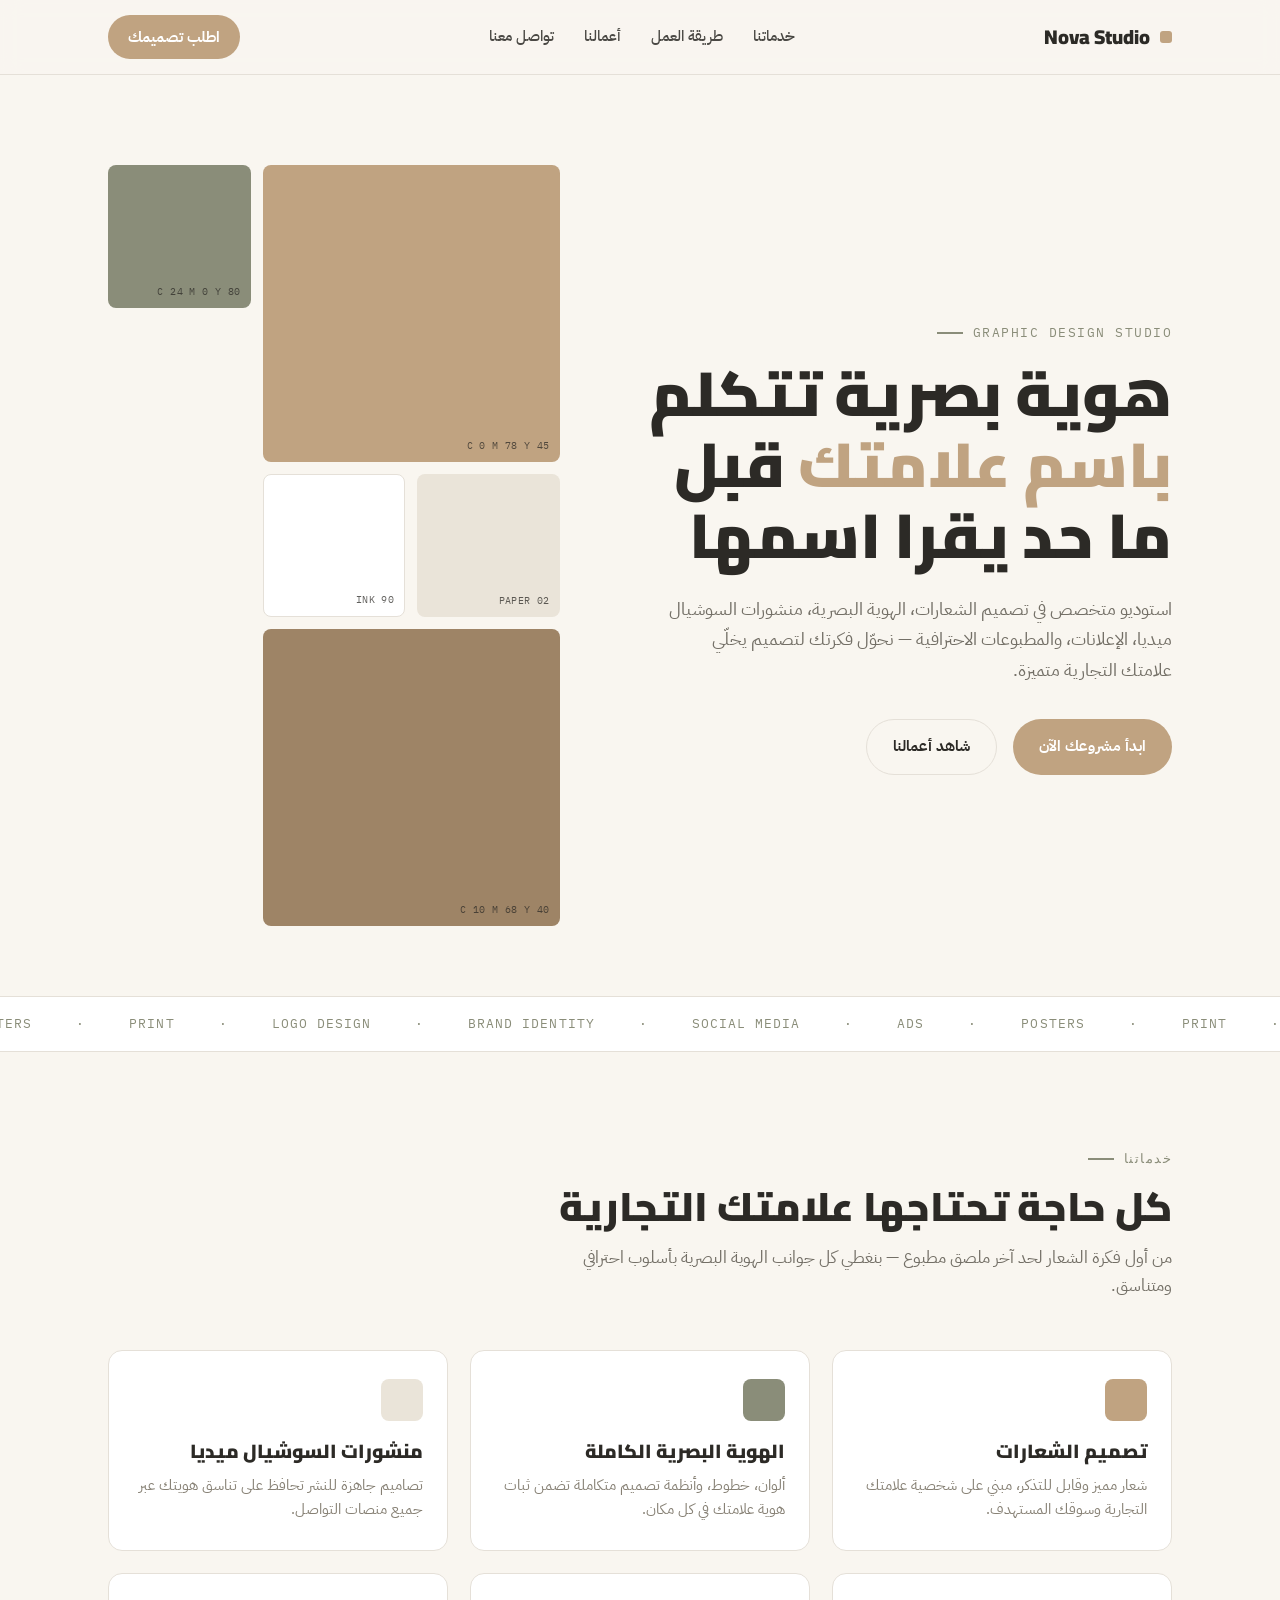
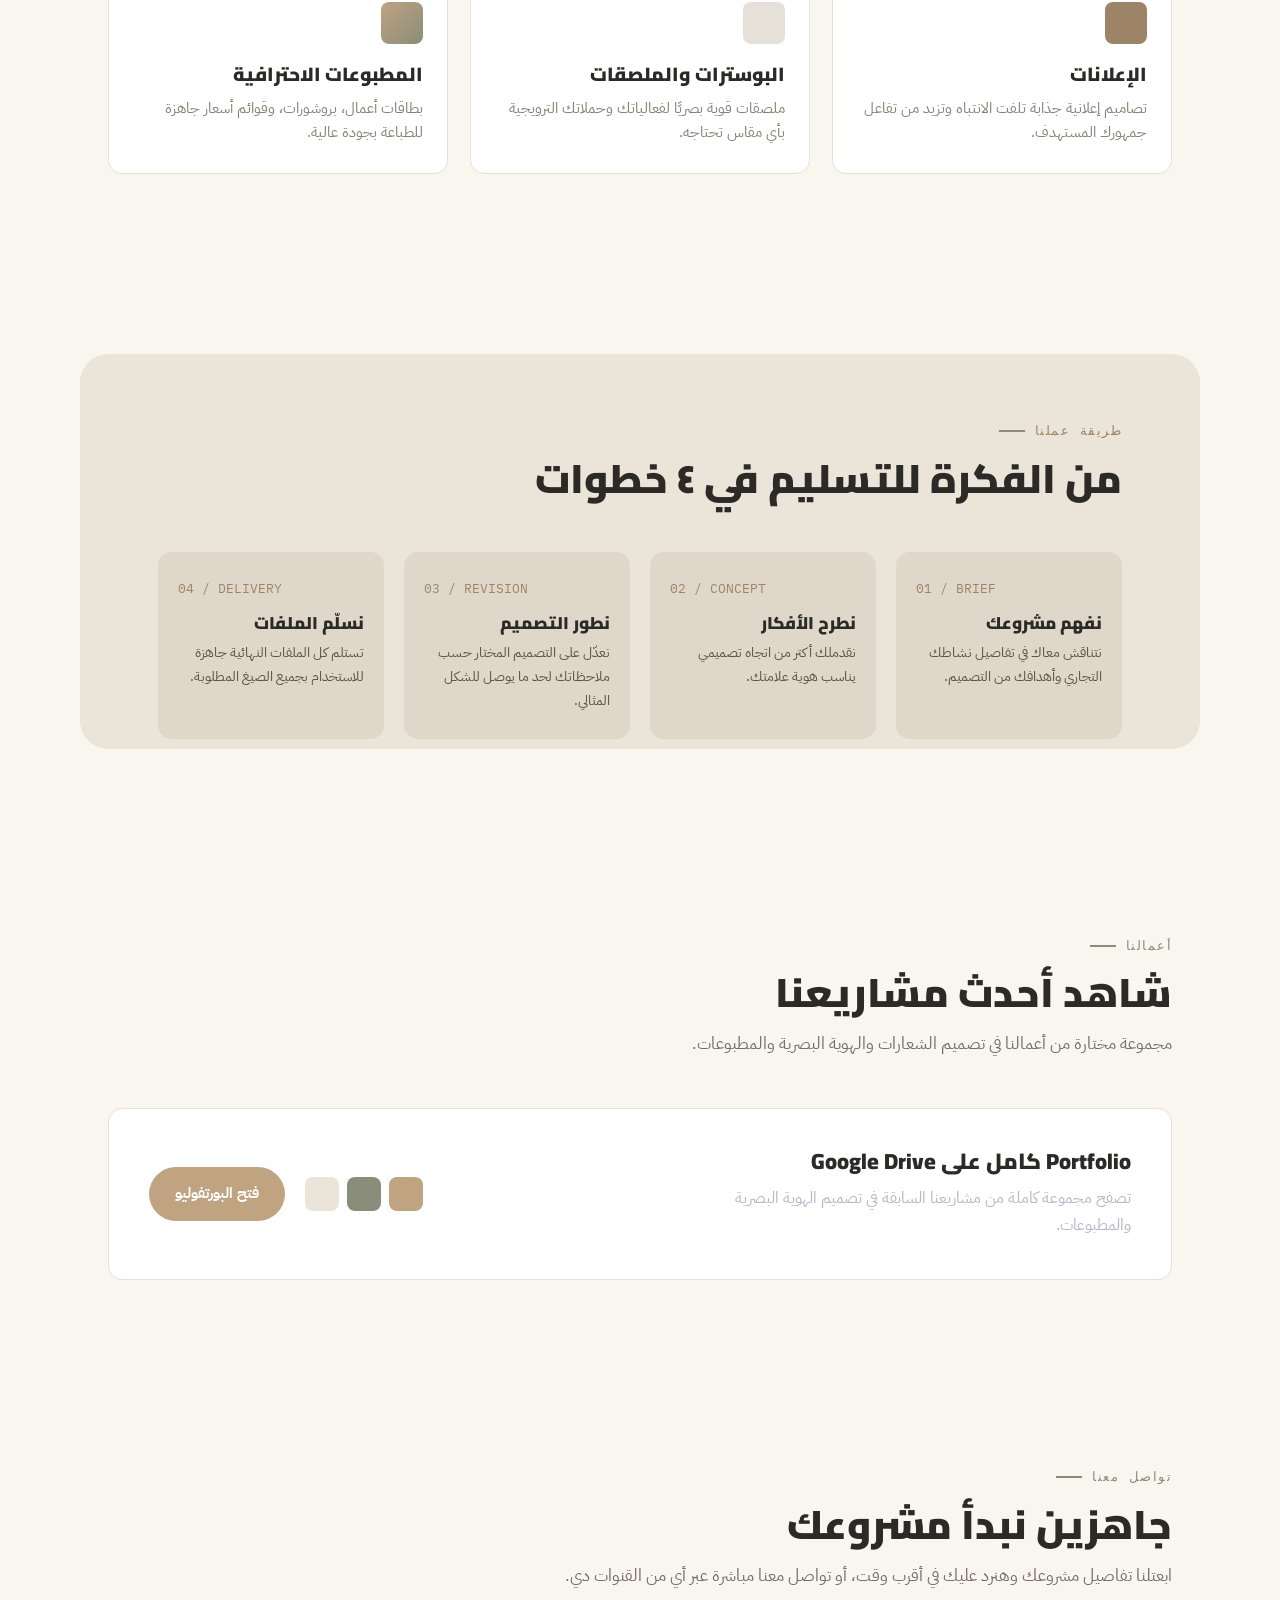
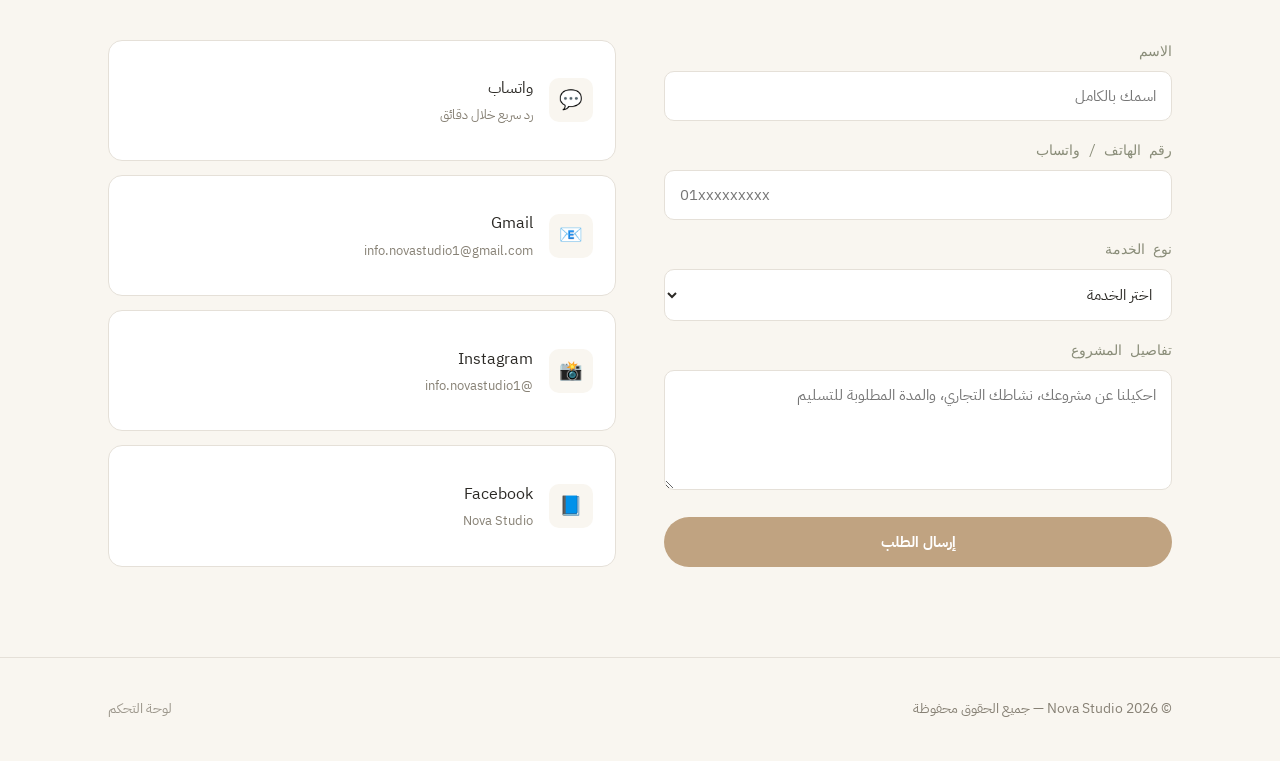
<file: index.html>
<!DOCTYPE html>
<html lang="ar" dir="rtl">
<head>
<meta charset="UTF-8">
<meta name="viewport" content="width=device-width, initial-scale=1.0">
<title>Nova Studio — تصميم جرافيك و هوية بصرية</title>
<link rel="stylesheet" href="style.css">
</head>
<body>

<nav class="site-nav">
  <div class="wrap">
    <a href="#top" class="brand"><span class="dot"></span> Nova Studio</a>
    <ul class="nav-links">
      <li><a href="#services">خدماتنا</a></li>
      <li><a href="#process">طريقة العمل</a></li>
      <li><a href="#portfolio">أعمالنا</a></li>
      <li><a href="#contact">تواصل معنا</a></li>
    </ul>
    <a href="#contact" class="nav-cta">اطلب تصميمك</a>
  </div>
</nav>

<header class="hero" id="top">
  <div class="wrap hero-grid">
    <div>
      <span class="eyebrow">GRAPHIC DESIGN STUDIO</span>
      <h1>هوية بصرية تتكلم <span class="accent">باسم علامتك</span> قبل ما حد يقرا اسمها</h1>
      <p class="lead">استوديو متخصص في تصميم الشعارات، الهوية البصرية، منشورات السوشيال ميديا، الإعلانات، والمطبوعات الاحترافية — نحوّل فكرتك لتصميم يخلّي علامتك التجارية متميزة.</p>
      <div class="btn-row">
        <a href="#contact" class="btn btn-primary">ابدأ مشروعك الآن</a>
        <a href="#portfolio" class="btn btn-outline">شاهد أعمالنا</a>
      </div>
    </div>
    <div class="swatch-panel" aria-hidden="true">
      <div class="chip"><span class="chip-code">C 0 M 78 Y 45</span></div>
      <div class="chip"><span class="chip-code">C 24 M 0 Y 80</span></div>
      <div class="chip"><span class="chip-code">PAPER 02</span></div>
      <div class="chip"><span class="chip-code">INK 90</span></div>
      <div class="chip"><span class="chip-code">C 10 M 68 Y 40</span></div>
    </div>
  </div>
</header>

<div class="strip" aria-hidden="true">
  <div class="strip-track">
    <span>LOGO DESIGN</span><span>·</span><span>BRAND IDENTITY</span><span>·</span><span>SOCIAL MEDIA</span><span>·</span><span>ADS</span><span>·</span><span>POSTERS</span><span>·</span><span>PRINT</span><span>·</span>
    <span>LOGO DESIGN</span><span>·</span><span>BRAND IDENTITY</span><span>·</span><span>SOCIAL MEDIA</span><span>·</span><span>ADS</span><span>·</span><span>POSTERS</span><span>·</span><span>PRINT</span><span>·</span>
  </div>
</div>

<section id="services">
  <div class="wrap">
    <div class="section-head">
      <span class="eyebrow">خدماتنا</span>
      <h2>كل حاجة تحتاجها علامتك التجارية</h2>
      <p>من أول فكرة الشعار لحد آخر ملصق مطبوع — بنغطي كل جوانب الهوية البصرية بأسلوب احترافي ومتناسق.</p>
    </div>
    <div class="services-grid">
      <div class="service-card">
        <div class="chip" style="background:var(--coral)"></div>
        <h3>تصميم الشعارات</h3>
        <p>شعار مميز وقابل للتذكر، مبني على شخصية علامتك التجارية وسوقك المستهدف.</p>
      </div>
      <div class="service-card">
        <div class="chip" style="background:var(--lime)"></div>
        <h3>الهوية البصرية الكاملة</h3>
        <p>ألوان، خطوط، وأنظمة تصميم متكاملة تضمن ثبات هوية علامتك في كل مكان.</p>
      </div>
      <div class="service-card">
        <div class="chip" style="background:var(--paper)"></div>
        <h3>منشورات السوشيال ميديا</h3>
        <p>تصاميم جاهزة للنشر تحافظ على تناسق هويتك عبر جميع منصات التواصل.</p>
      </div>
      <div class="service-card">
        <div class="chip" style="background:var(--coral-dim)"></div>
        <h3>الإعلانات</h3>
        <p>تصاميم إعلانية جذابة تلفت الانتباه وتزيد من تفاعل جمهورك المستهدف.</p>
      </div>
      <div class="service-card">
        <div class="chip" style="background:var(--ink-line)"></div>
        <h3>البوسترات والملصقات</h3>
        <p>ملصقات قوية بصريًا لفعالياتك وحملاتك الترويجية بأي مقاس تحتاجه.</p>
      </div>
      <div class="service-card">
        <div class="chip" style="background:linear-gradient(135deg,var(--coral),var(--lime))"></div>
        <h3>المطبوعات الاحترافية</h3>
        <p>بطاقات أعمال، بروشورات، وقوائم أسعار جاهزة للطباعة بجودة عالية.</p>
      </div>
    </div>
  </div>
</section>

<section id="process">
  <div class="wrap process">
    <div style="padding:60px 50px 10px">
      <div class="section-head">
        <span class="eyebrow" style="color:var(--coral-dim)">طريقة عملنا</span>
        <h2>من الفكرة للتسليم في ٤ خطوات</h2>
      </div>
      <div class="process-row">
        <div class="process-step">
          <span class="n">01 / BRIEF</span>
          <h3>نفهم مشروعك</h3>
          <p>نتناقش معاك في تفاصيل نشاطك التجاري وأهدافك من التصميم.</p>
        </div>
        <div class="process-step">
          <span class="n">02 / CONCEPT</span>
          <h3>نطرح الأفكار</h3>
          <p>نقدملك أكتر من اتجاه تصميمي يناسب هوية علامتك.</p>
        </div>
        <div class="process-step">
          <span class="n">03 / REVISION</span>
          <h3>نطور التصميم</h3>
          <p>نعدّل على التصميم المختار حسب ملاحظاتك لحد ما يوصل للشكل المثالي.</p>
        </div>
        <div class="process-step">
          <span class="n">04 / DELIVERY</span>
          <h3>نسلّم الملفات</h3>
          <p>تستلم كل الملفات النهائية جاهزة للاستخدام بجميع الصيغ المطلوبة.</p>
        </div>
      </div>
    </div>
  </div>
</section>

<section id="portfolio">
  <div class="wrap">
    <div class="section-head">
      <span class="eyebrow">أعمالنا</span>
      <h2>شاهد أحدث مشاريعنا</h2>
      <p>مجموعة مختارة من أعمالنا في تصميم الشعارات والهوية البصرية والمطبوعات.</p>
    </div>
    <div class="portfolio-card">
      <div>
        <h3 style="font-size:22px; margin-bottom:10px">Portfolio كامل على Google Drive</h3>
        <p style="color:#B9B4CA; margin:0; max-width:46ch">تصفح مجموعة كاملة من مشاريعنا السابقة في تصميم الهوية البصرية والمطبوعات.</p>
      </div>
      <div style="display:flex; align-items:center; gap:20px">
        <div class="swatches-mini" aria-hidden="true">
          <span style="background:var(--coral)"></span>
          <span style="background:var(--lime)"></span>
          <span style="background:var(--paper)"></span>
        </div>
        <a href="https://drive.google.com/file/d/1tkBIcbopFV_fEY_k9bmoBonfOFh7nm8Z/view?usp=drivesdk" target="_blank" rel="noopener" class="btn btn-primary">فتح البورتفوليو</a>
      </div>
    </div>
  </div>
</section>

<section id="contact">
  <div class="wrap">
    <div class="section-head">
      <span class="eyebrow">تواصل معنا</span>
      <h2>جاهزين نبدأ مشروعك</h2>
      <p>ابعتلنا تفاصيل مشروعك وهنرد عليك في أقرب وقت، أو تواصل معنا مباشرة عبر أي من القنوات دي.</p>
    </div>
    <div class="contact-grid">
      <form id="contact-form" action="https://formsubmit.co/info.novastudio1@gmail.com" method="POST">
        <input type="hidden" name="_subject" value="طلب جديد من موقع Nova Studio">
        <input type="hidden" name="_captcha" value="false">
        <input type="hidden" name="_template" value="table">

        <div class="field">
          <label for="name">الاسم</label>
          <input type="text" id="name" name="الاسم" required placeholder="اسمك بالكامل">
        </div>
        <div class="field">
          <label for="phone">رقم الهاتف / واتساب</label>
          <input type="tel" id="phone" name="الهاتف" required placeholder="01xxxxxxxxx">
        </div>
        <div class="field">
          <label for="service">نوع الخدمة</label>
          <select id="service" name="الخدمة المطلوبة" required>
            <option value="">اختر الخدمة</option>
            <option>تصميم شعار</option>
            <option>هوية بصرية كاملة</option>
            <option>منشورات سوشيال ميديا</option>
            <option>إعلانات</option>
            <option>بوسترات / ملصقات</option>
            <option>مطبوعات احترافية</option>
            <option>أخرى</option>
          </select>
        </div>
        <div class="field">
          <label for="message">تفاصيل المشروع</label>
          <textarea id="message" name="تفاصيل المشروع" required placeholder="احكيلنا عن مشروعك، نشاطك التجاري، والمدة المطلوبة للتسليم"></textarea>
        </div>
        <button type="submit" class="btn btn-primary" style="width:100%; justify-content:center">إرسال الطلب</button>
        <p id="form-msg" class="form-msg"></p>
      </form>

      <div class="contact-cards">
        <a class="contact-card" href="https://wa.me/201508664132" target="_blank" rel="noopener">
          <span class="ico">💬</span>
          <span class="txt">واتساب<small>رد سريع خلال دقائق</small></span>
        </a>
        <a class="contact-card" href="mailto:info.novastudio1@gmail.com">
          <span class="ico">📧</span>
          <span class="txt">Gmail<small>info.novastudio1@gmail.com</small></span>
        </a>
        <a class="contact-card" href="https://www.instagram.com/info.novastudio1" target="_blank" rel="noopener">
          <span class="ico">📸</span>
          <span class="txt">Instagram<small>@info.novastudio1</small></span>
        </a>
        <a class="contact-card" href="https://www.facebook.com/profile.php?id=61591853639270" target="_blank" rel="noopener">
          <span class="ico">📘</span>
          <span class="txt">Facebook<small>Nova Studio</small></span>
        </a>
      </div>
    </div>
  </div>
</section>

<footer>
  <div class="wrap">
    <span>© 2026 Nova Studio — جميع الحقوق محفوظة</span>
    <a href="login.html">لوحة التحكم</a>
  </div>
</footer>

<script src="script.js"></script>
</body>
</html>
</file>
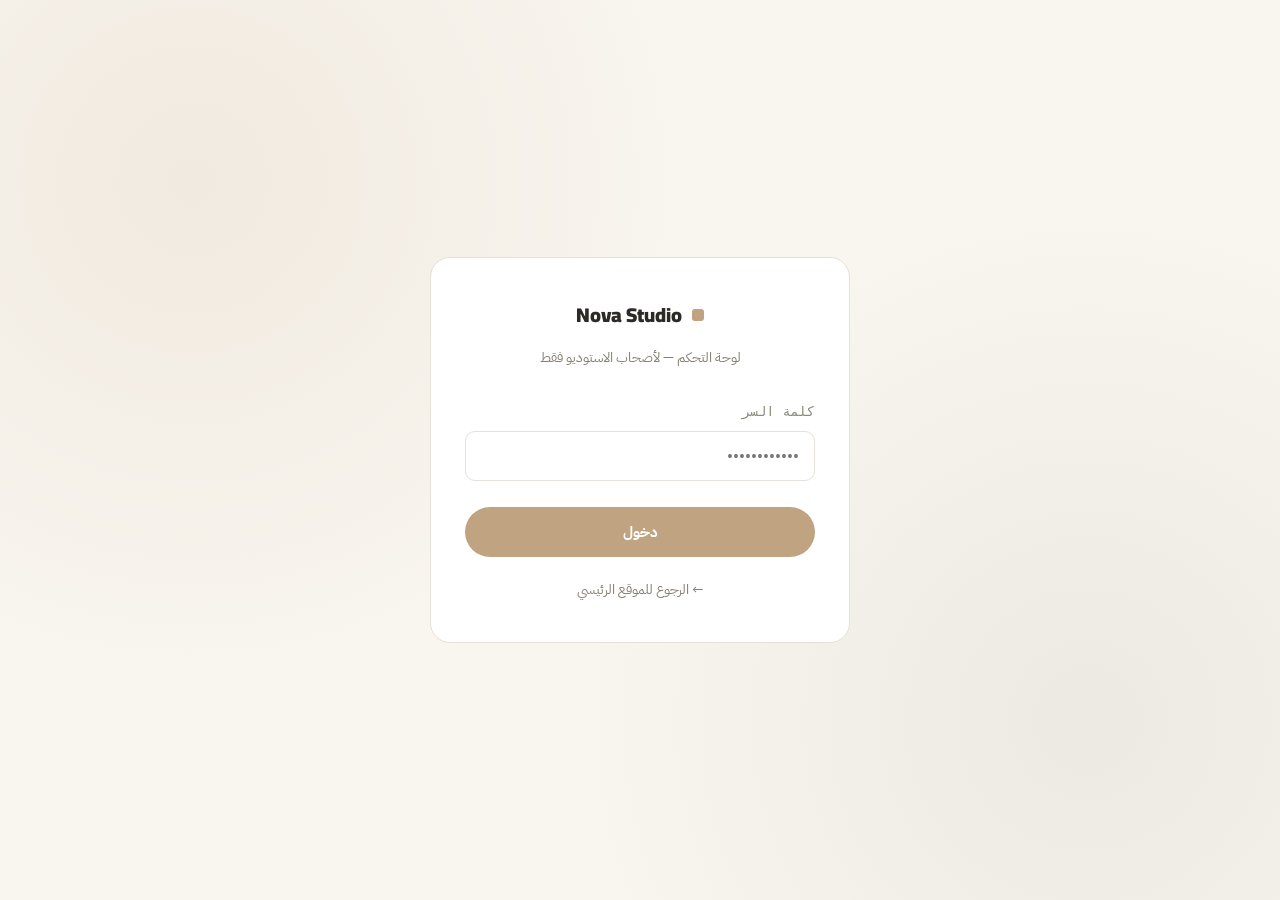
<file: dashboard.html>
<!DOCTYPE html>
<html lang="ar" dir="rtl">
<head>
<meta charset="UTF-8">
<meta name="viewport" content="width=device-width, initial-scale=1.0">
<title>لوحة التحكم — Nova Studio</title>
<link rel="stylesheet" href="style.css">
</head>
<body>

<div class="wrap" style="padding-top:10px">
  <div class="dash-nav">
    <div class="brand"><span class="dot"></span> Nova Studio</div>
    <button id="logout-btn" class="dash-logout">تسجيل الخروج</button>
  </div>

  <span class="eyebrow">لوحة التحكم</span>
  <h1 style="font-size:32px; margin-bottom:8px">أهلًا بيك 👋</h1>
  <p style="color:#B9B4CA; margin-bottom:40px">هنا تقدر تتابع روابط استوديوك السريعة وتفاصيل الموقع.</p>

  <div class="dash-grid">
    <div class="dash-stat">
      <div class="num">6</div>
      <div class="lbl">خدمات معروضة في الموقع</div>
    </div>
    <div class="dash-stat">
      <div class="num">4</div>
      <div class="lbl">قنوات تواصل نشطة</div>
    </div>
    <div class="dash-stat">
      <div class="num">1</div>
      <div class="lbl">نموذج تواصل متصل بالإيميل</div>
    </div>
  </div>

  <div class="dash-note">
    <strong>ملاحظة مهمة:</strong> الموقع ده موقع ثابت (Static) بدون سيرفر أو قاعدة بيانات، فطلبات العملاء اللي بتوصل من فورم "تواصل معنا" بتوصلك مباشرة على إيميل <strong>info.novastudio1@gmail.com</strong> — مفيش تخزين لبيانات العملاء هنا في اللوحة. لو حابب تتابع الطلبات بشكل منظم (قائمة عملاء، حالة كل مشروع، إلخ) هيبقى محتاج ربط الموقع بباك-إند وقاعدة بيانات حقيقية.
  </div>

  <div style="margin-top:30px; display:flex; gap:14px; flex-wrap:wrap">
    <a href="index.html" class="btn btn-outline">فتح الموقع الرئيسي</a>
    <a href="https://drive.google.com/file/d/1tkBIcbopFV_fEY_k9bmoBonfOFh7nm8Z/view?usp=drivesdk" target="_blank" rel="noopener" class="btn btn-outline">فتح Portfolio</a>
    <a href="https://mail.google.com/mail/u/0/#inbox" target="_blank" rel="noopener" class="btn btn-outline">فتح Gmail</a>
  </div>
</div>

<script src="script.js"></script>
</body>
</html>
</file>
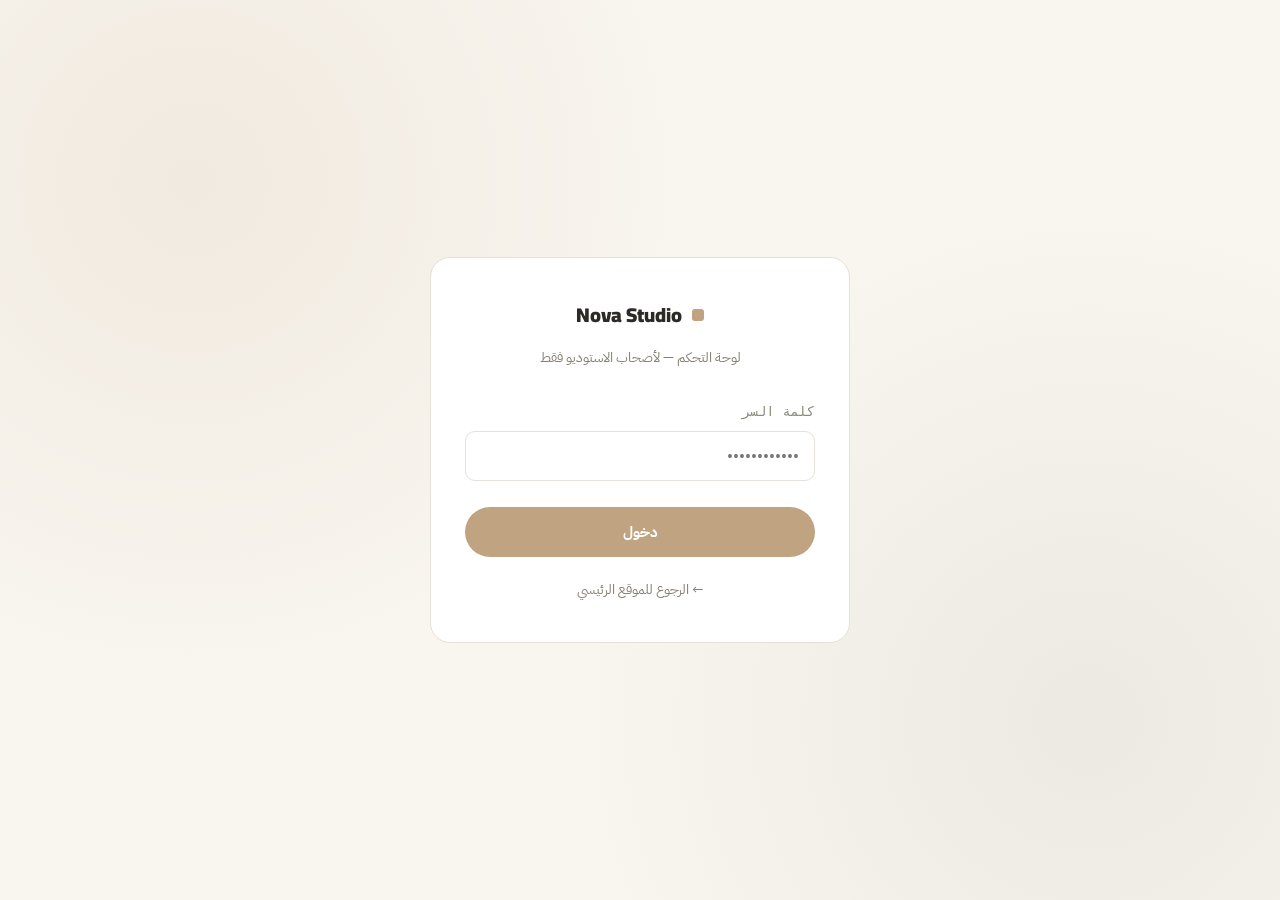
<file: login.html>
<!DOCTYPE html>
<html lang="ar" dir="rtl">
<head>
<meta charset="UTF-8">
<meta name="viewport" content="width=device-width, initial-scale=1.0">
<title>تسجيل الدخول — Nova Studio</title>
<link rel="stylesheet" href="style.css">
</head>
<body>

<div class="auth-shell">
  <div class="auth-card">
    <div class="brand"><span class="dot"></span> Nova Studio</div>
    <p class="auth-sub">لوحة التحكم — لأصحاب الاستوديو فقط</p>

    <p id="auth-error" class="auth-error">كلمة السر غير صحيحة، حاول مرة أخرى.</p>

    <form id="login-form">
      <div class="field">
        <label for="password">كلمة السر</label>
        <input type="password" id="password" name="password" required placeholder="••••••••••••">
      </div>
      <button type="submit" class="btn btn-primary">دخول</button>
    </form>

    <a href="index.html" class="auth-back">← الرجوع للموقع الرئيسي</a>
  </div>
</div>

<script src="script.js"></script>
</body>
</html>
</file>
<file: style.css>
/* ===========================================================
   Nova Studio — Design Tokens (White & Beige Edition)
   Signature: Pantone-style ink chips (color + print craft)
   =========================================================== */

@import url('https://fonts.googleapis.com/css2?family=Cairo:wght@600;800;900&family=IBM+Plex+Sans+Arabic:wght@400;500;600&family=IBM+Plex+Mono:wght@500&display=swap');

:root{
  --ink:        #F9F6F0; /* Light Beige Background */
  --ink-soft:   #FFFFFF; /* Pure White Cards */
  --ink-line:   #E5E0D8; /* Soft Beige Borders */
  --paper:      #EAE4D9; /* Section Background */
  --paper-soft: #DFD7C9; /* Darker Beige Details */
  --paper-text: #2C2A26; /* Main Dark Text */
  --ink-text:   #2C2A26; /* Main Dark Text */
  --coral:      #C0A381; /* Warm Beige/Caramel Accent */
  --coral-dim:  #9E8466; /* Darker Caramel */
  --lime:       #8A8D79; /* Muted Olive/Taupe Accent */

  --font-display: 'Cairo', sans-serif;
  --font-body:    'IBM Plex Sans Arabic', sans-serif;
  --font-mono:    'IBM Plex Mono', monospace;

  --radius: 14px;
  --container: 1120px;
}

*{ box-sizing: border-box; }
html{ scroll-behavior: smooth; }

body{
  margin: 0;
  background: var(--ink);
  color: var(--paper-text);
  font-family: var(--font-body);
  font-size: 16px;
  line-height: 1.7;
  -webkit-font-smoothing: antialiased;
}

@media (prefers-reduced-motion: reduce){
  *{ animation-duration: 0.001ms !important; animation-iteration-count: 1 !important; transition-duration: 0.001ms !important; scroll-behavior: auto !important; }
}

img{ max-width: 100%; display: block; }
a{ color: inherit; text-decoration: none; }
button{ font-family: inherit; cursor: pointer; }

:focus-visible{
  outline: 3px solid var(--lime);
  outline-offset: 3px;
}

.wrap{
  max-width: var(--container);
  margin: 0 auto;
  padding: 0 28px;
}

h1, h2, h3{
  font-family: var(--font-display);
  font-weight: 900;
  line-height: 1.15;
  margin: 0;
}

.eyebrow{
  font-family: var(--font-mono);
  font-size: 12.5px;
  letter-spacing: .12em;
  color: var(--lime);
  display: inline-flex;
  align-items: center;
  gap: 10px;
  margin-bottom: 14px;
  direction: ltr;
}
.eyebrow::before{
  content: "";
  width: 26px; height: 2px;
  background: var(--lime);
  display: inline-block;
}

/* ---------- Chip (signature element) ---------- */
.chip{
  border-radius: 8px;
  position: relative;
  overflow: hidden;
}
.chip .chip-code{
  position: absolute;
  bottom: 8px;
  right: 10px;
  font-family: var(--font-mono);
  font-size: 10px;
  letter-spacing: .04em;
  direction: ltr;
  opacity: .75;
}

/* ---------- Nav ---------- */
.site-nav{
  position: sticky;
  top: 0;
  z-index: 40;
  background: rgba(249, 246, 240, 0.9);
  backdrop-filter: blur(10px);
  border-bottom: 1px solid var(--ink-line);
}
.site-nav .wrap{
  display: flex;
  align-items: center;
  justify-content: space-between;
  height: 74px;
}
.brand{
  font-family: var(--font-display);
  font-weight: 900;
  font-size: 20px;
  display: flex;
  align-items: center;
  gap: 10px;
}
.brand .dot{
  width: 12px; height: 12px;
  background: var(--coral);
  border-radius: 3px;
  display: inline-block;
}
.nav-links{
  display: flex;
  gap: 30px;
  list-style: none;
  margin: 0; padding: 0;
  font-size: 15px;
  font-weight: 500;
}
.nav-links a{ opacity: .85; transition: opacity .2s; }
.nav-links a:hover{ opacity: 1; color: var(--lime); }
.nav-cta{
  background: var(--coral);
  color: #FFFFFF;
  font-weight: 700;
  padding: 10px 20px;
  border-radius: 999px;
  font-size: 14.5px;
  transition: transform .18s ease, background .2s;
  display: inline-block;
}
.nav-cta:hover{ background: var(--lime); transform: translateY(-2px); }
.nav-toggle{ display: none; }

/* ---------- Hero ---------- */
.hero{
  padding: 90px 0 70px;
  position: relative;
}
.hero-grid{
  display: grid;
  grid-template-columns: 1.1fr .9fr;
  gap: 60px;
  align-items: center;
}
.hero h1{
  font-size: clamp(38px, 5vw, 62px);
  margin-bottom: 22px;
}
.hero h1 .accent{ color: var(--coral); }
.hero p.lead{
  font-size: 18px;
  color: #736F66;
  max-width: 46ch;
  margin-bottom: 34px;
}
.btn-row{ display: flex; gap: 16px; flex-wrap: wrap; }
.btn{
  padding: 14px 26px;
  border-radius: 999px;
  font-weight: 700;
  font-size: 15px;
  border: none;
  display: inline-flex;
  align-items: center;
  gap: 10px;
  transition: transform .18s ease, box-shadow .2s;
}
.btn-primary{ background: var(--coral); color: #FFFFFF; }
.btn-primary:hover{ transform: translateY(-3px); box-shadow: 0 14px 30px -12px rgba(192, 163, 129, 0.55); }
.btn-outline{ background: transparent; color: var(--paper-text); border: 1.5px solid var(--ink-line); }
.btn-outline:hover{ border-color: var(--lime); color: var(--lime); }

.swatch-panel{
  display: grid;
  grid-template-columns: repeat(3, 1fr);
  gap: 12px;
}
.swatch-panel .chip{ aspect-ratio: 1/1; }
.swatch-panel .chip:nth-child(1){ background: var(--coral); grid-column: span 2; }
.swatch-panel .chip:nth-child(2){ background: var(--lime); }
.swatch-panel .chip:nth-child(3){ background: var(--paper); }
.swatch-panel .chip:nth-child(4){ background: var(--ink-soft); border: 1px solid var(--ink-line); }
.swatch-panel .chip:nth-child(5){ background: var(--coral-dim); grid-column: span 2; }

/* ---------- Marquee strip ---------- */
.strip{
  border-top: 1px solid var(--ink-line);
  border-bottom: 1px solid var(--ink-line);
  padding: 16px 0;
  overflow: hidden;
  background: var(--ink-soft);
}
.strip-track{
  display: flex;
  gap: 44px;
  width: max-content;
  animation: scroll-strip 26s linear infinite;
  font-family: var(--font-mono);
  font-size: 13px;
  letter-spacing: .08em;
  color: var(--lime);
  direction: ltr;
}
@keyframes scroll-strip{
  from{ transform: translateX(0); }
  to{ transform: translateX(-50%); }
}

/* ---------- Section shell ---------- */
section{ padding: 90px 0; }
.section-head{
  max-width: 640px;
  margin-bottom: 50px;
}
.section-head h2{ font-size: clamp(28px, 3.4vw, 40px); }
.section-head p{ color: #736F66; margin-top: 14px; font-size: 16.5px; }

/* ---------- Services ---------- */
.services-grid{
  display: grid;
  grid-template-columns: repeat(3, 1fr);
  gap: 22px;
}
.service-card{
  background: var(--ink-soft);
  border: 1px solid var(--ink-line);
  border-radius: var(--radius);
  padding: 28px 24px;
  transition: transform .2s ease, border-color .2s;
}
.service-card:hover{ transform: translateY(-6px); border-color: var(--coral); }
.service-card .chip{ width: 42px; height: 42px; margin-bottom: 20px; }
.service-card h3{ font-size: 19px; margin-bottom: 10px; }
.service-card p{ color: #878175; font-size: 14.5px; margin: 0; }

/* ---------- Process ---------- */
.process{ background: var(--paper); color: var(--ink-text); border-radius: 28px; }
.process .section-head p{ color: #5B5548; }
.process-row{
  display: grid;
  grid-template-columns: repeat(4, 1fr);
  gap: 20px;
}
.process-step{
  background: var(--paper-soft);
  border-radius: var(--radius);
  padding: 26px 20px;
  position: relative;
}
.process-step .n{
  font-family: var(--font-mono);
  color: var(--coral-dim);
  font-size: 13px;
  direction: ltr;
  display: block;
  margin-bottom: 14px;
}
.process-step h3{ font-size: 17px; margin-bottom: 8px; }
.process-step p{ font-size: 14px; color: #5B5548; margin: 0; }

/* ---------- Portfolio ---------- */
.portfolio-card{
  background: var(--ink-soft);
  border: 1px solid var(--ink-line);
  border-radius: var(--radius);
  padding: 40px;
  display: flex;
  align-items: center;
  justify-content: space-between;
  gap: 30px;
  flex-wrap: wrap;
}
.portfolio-card .swatches-mini{
  display: flex;
  gap: 8px;
}
.portfolio-card .swatches-mini span{
  width: 34px; height: 34px; border-radius: 8px; display: block;
}

/* ---------- Contact ---------- */
.contact-grid{
  display: grid;
  grid-template-columns: 1fr 1fr;
  gap: 48px;
}
.field{ margin-bottom: 18px; }
.field label{
  display: block;
  font-size: 13.5px;
  font-family: var(--font-mono);
  color: var(--lime);
  margin-bottom: 8px;
  direction: ltr; text-align: right;
}
.field input, .field textarea, .field select{
  width: 100%;
  background: var(--ink-soft);
  border: 1.5px solid var(--ink-line);
  border-radius: 10px;
  padding: 13px 15px;
  color: var(--paper-text);
  font-family: var(--font-body);
  font-size: 15px;
  transition: border-color .2s;
}
.field input:focus, .field textarea:focus, .field select:focus{
  border-color: var(--coral);
}
.field textarea{ min-height: 120px; resize: vertical; }
.form-msg{
  margin-top: 14px;
  font-size: 14px;
  display: none;
}
.form-msg.show{ display: block; }
.form-msg.ok{ color: var(--lime); }
.form-msg.err{ color: var(--coral); }

.contact-cards{ display: grid; gap: 14px; }
.contact-card{
  background: var(--ink-soft);
  border: 1px solid var(--ink-line);
  border-radius: var(--radius);
  padding: 20px 22px;
  display: flex;
  align-items: center;
  gap: 16px;
  transition: border-color .2s, transform .2s;
}
.contact-card:hover{ border-color: var(--lime); transform: translateX(-4px); }
.contact-card .ico{
  width: 44px; height: 44px;
  border-radius: 10px;
  background: var(--ink);
  display: flex; align-items: center; justify-content: center;
  font-size: 19px;
  flex-shrink: 0;
}
.contact-card .txt small{ display: block; color: #878175; font-size: 12.5px; margin-top: 2px; }

/* ---------- Footer ---------- */
footer{
  border-top: 1px solid var(--ink-line);
  padding: 40px 0;
}
footer .wrap{
  display: flex;
  justify-content: space-between;
  align-items: center;
  flex-wrap: wrap;
  gap: 16px;
  font-size: 13.5px;
  color: #878175;
}
footer a{ opacity: .8; }
footer a:hover{ opacity: 1; color: var(--lime); }

/* ---------- Auth pages (login / dashboard) ---------- */
.auth-shell{
  min-height: 100vh;
  display: flex;
  align-items: center;
  justify-content: center;
  padding: 24px;
  background:
    radial-gradient(circle at 15% 20%, rgba(192, 163, 129, 0.15), transparent 40%),
    radial-gradient(circle at 85% 80%, rgba(138, 141, 121, 0.12), transparent 40%),
    var(--ink);
}
.auth-card{
  width: 100%;
  max-width: 420px;
  background: var(--ink-soft);
  border: 1px solid var(--ink-line);
  border-radius: 20px;
  padding: 40px 34px;
}
.auth-card .brand{ justify-content: center; margin-bottom: 6px; }
.auth-sub{
  text-align: center;
  color: #878175;
  font-size: 14px;
  margin-bottom: 30px;
}
.auth-card .btn-primary{ width: 100%; justify-content: center; margin-top: 8px; }
.auth-error{
  background: rgba(192, 163, 129, 0.12);
  border: 1px solid var(--coral);
  color: var(--coral-dim);
  border-radius: 10px;
  padding: 10px 14px;
  font-size: 13.5px;
  margin-bottom: 16px;
  display: none;
}
.auth-error.show{ display: block; }
.auth-back{
  display: block;
  text-align: center;
  margin-top: 22px;
  font-size: 13.5px;
  color: #878175;
}
.auth-back:hover{ color: var(--lime); }

.dash-nav{
  display: flex; align-items: center; justify-content: space-between;
  padding: 20px 0; border-bottom: 1px solid var(--ink-line); margin-bottom: 40px;
}
.dash-logout{
  background: transparent;
  border: 1.5px solid var(--ink-line);
  color: var(--paper-text);
  padding: 9px 18px;
  border-radius: 999px;
  font-size: 13.5px;
}
.dash-logout:hover{ border-color: var(--coral); color: var(--coral); }
.dash-grid{
  display: grid;
  grid-template-columns: repeat(3, 1fr);
  gap: 20px;
  margin-bottom: 40px;
}
.dash-stat{
  background: var(--ink-soft);
  border: 1px solid var(--ink-line);
  border-radius: var(--radius);
  padding: 26px;
}
.dash-stat .num{ font-family: var(--font-display); font-size: 34px; font-weight: 900; color: var(--coral); }
.dash-stat .lbl{ font-size: 13.5px; color: #878175; margin-top: 6px; }
.dash-note{
  background: var(--paper);
  color: var(--ink-text);
  border-radius: var(--radius);
  padding: 26px 28px;
  font-size: 14.5px;
  line-height: 1.8;
}
.dash-note strong{ color: var(--coral-dim); }

/* ---------- Responsive ---------- */
@media (max-width: 900px){
  .hero-grid{ grid-template-columns: 1fr; }
  .services-grid{ grid-template-columns: repeat(2, 1fr); }
  .process-row{ grid-template-columns: repeat(2, 1fr); }
  .contact-grid{ grid-template-columns: 1fr; }
  .dash-grid{ grid-template-columns: 1fr; }
  .nav-links{ display: none; }
}
@media (max-width: 560px){
  .services-grid{ grid-template-columns: 1fr; }
  .process-row{ grid-template-columns: 1fr; }
  .portfolio-card{ flex-direction: column; align-items: flex-start; }
}
</file>
